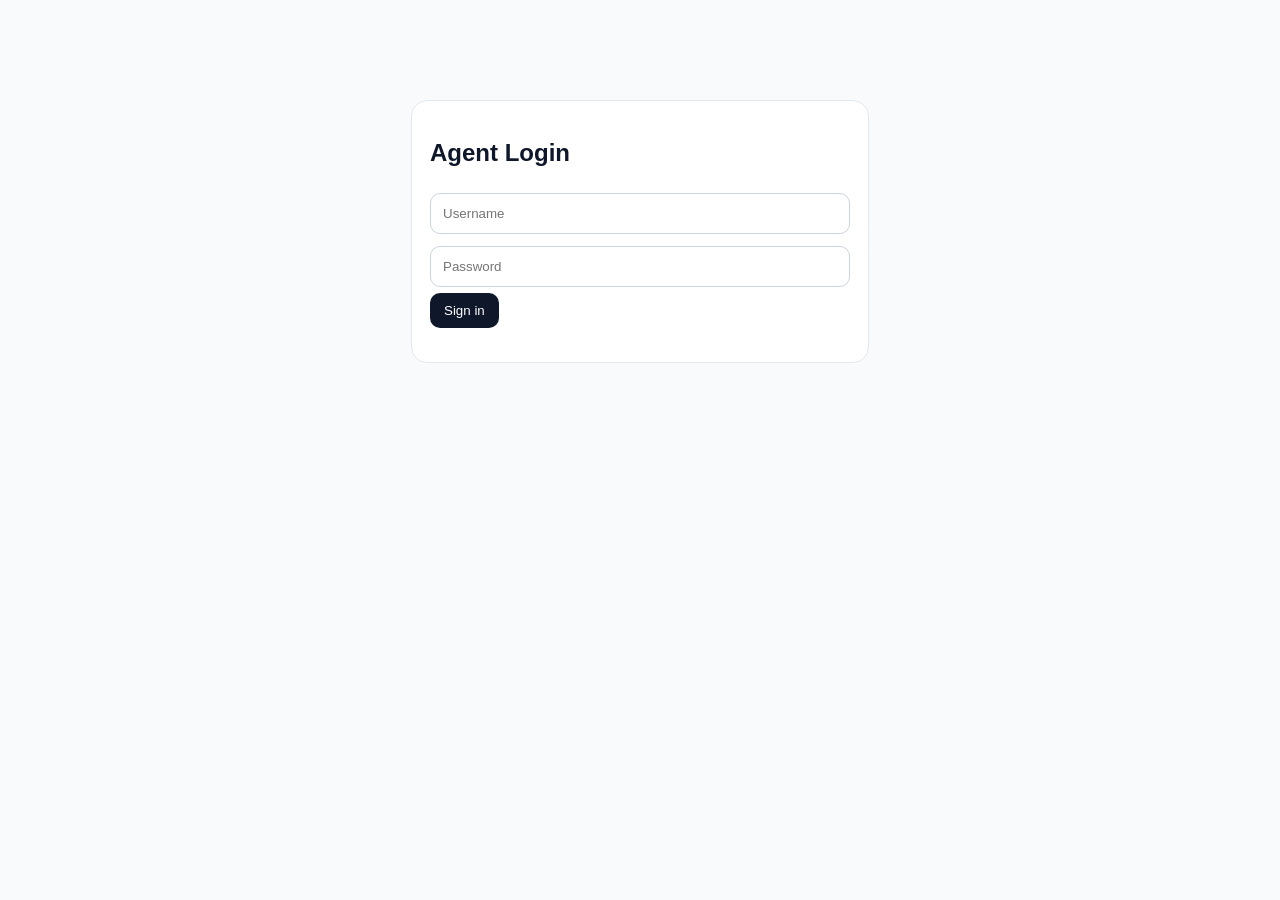
<file: dashboard/index.html>
<!doctype html><html><head><meta charset="utf-8"><meta name="viewport" content="width=device-width,initial-scale=1"><title>Support Dashboard</title><style>body{font-family:Arial,sans-serif;margin:0;background:#f8fafc;color:#0f172a}.wrap{max-width:1180px;margin:28px auto;padding:0 20px}.card{background:#fff;border:1px solid #e2e8f0;border-radius:16px;padding:18px}.login{max-width:420px;margin:100px auto}.login input,.composer textarea{width:100%;box-sizing:border-box;padding:12px;margin:6px 0;border:1px solid #cbd5e1;border-radius:10px}.login button,.btn{padding:10px 14px;border:0;border-radius:10px;background:#0f172a;color:#fff;cursor:pointer}.hidden{display:none}.grid{display:grid;grid-template-columns:360px 1fr;gap:16px}.queue{max-height:72vh;overflow:auto}.item{padding:14px;border-bottom:1px solid #e2e8f0;cursor:pointer}.item:hover,.item.active{background:#f1f5f9}.pill{font-size:11px;font-weight:700;background:#e2e8f0;padding:4px 8px;border-radius:999px}.msgs{height:48vh;overflow:auto;background:#f8fafc;border-radius:12px;padding:12px}.msg{padding:10px 12px;margin:8px 0;border-radius:12px;max-width:78%}.user{background:#dbeafe}.assistant{background:#e2e8f0}.agent{background:#dcfce7;margin-left:auto}.top{display:flex;justify-content:space-between;gap:12px;align-items:center}.stats{display:grid;grid-template-columns:repeat(4,1fr);gap:10px;margin-bottom:16px}.stat{background:#fff;border:1px solid #e2e8f0;border-radius:14px;padding:14px}.composer{margin-top:12px}.actions{display:flex;gap:8px;flex-wrap:wrap;margin:10px 0}.muted{color:#64748b;font-size:12px}@media(max-width:800px){.grid{grid-template-columns:1fr}.stats{grid-template-columns:repeat(2,1fr)}}</style></head><body><div id="loginBox" class="login card"><h2>Agent Login</h2><input id="username" placeholder="Username"><input id="password" type="password" placeholder="Password"><button onclick="doLogin()">Sign in</button><p id="err"></p></div><div id="app" class="wrap hidden"><div class="top"><div><h1>Support Dashboard</h1><div id="who" class="muted"></div></div><button class="btn" onclick="logout()">Log out</button></div><div id="stats" class="stats"></div><div class="grid"><div class="card queue"><h3>Conversation Queue</h3><div id="rows"></div></div><div class="card"><div id="empty">Select a conversation.</div><div id="panel" class="hidden"><div class="top"><div><h3 id="title"></h3><div id="meta" class="muted"></div></div><span id="status" class="pill"></span></div><div class="actions"><button class="btn" onclick="claim()">Claim</button><button class="btn" onclick="setStatus('RESOLVED')">Resolve</button><button class="btn" onclick="setStatus('BOT_ACTIVE')">Return to bot</button></div><div id="msgs" class="msgs"></div><div class="composer"><textarea id="reply" rows="3" placeholder="Reply as an agent..."></textarea><button class="btn" onclick="sendReply()">Send reply</button></div></div></div></div></div><script>let token=localStorage.agentToken||'',me=JSON.parse(localStorage.agentUser||'null'),selected=null;const loginBox=document.getElementById('loginBox'),appBox=document.getElementById('app');const auth=()=>({authorization:'Bearer '+token});async function doLogin(){const r=await fetch('/auth/login',{method:'POST',headers:{'content-type':'application/json'},body:JSON.stringify({username:username.value,password:password.value})});if(!r.ok){err.textContent='Invalid credentials';return}const j=await r.json();token=j.access_token;me={username:j.username,role:j.role};localStorage.agentToken=token;localStorage.agentUser=JSON.stringify(me);await show()}function logout(){localStorage.removeItem('agentToken');localStorage.removeItem('agentUser');location.reload()}async function show(){const r=await fetch('/agent/conversations',{headers:auth()});if(!r.ok){logout();return}loginBox.classList.add('hidden');appBox.classList.remove('hidden');who.textContent=(me?.username||'agent')+' · '+(me?.role||'');await loadStats();renderQueue(await r.json())}async function loadStats(){const r=await fetch('/agent/analytics',{headers:auth()});if(!r.ok)return;const s=await r.json();stats.innerHTML=[['Conversations',s.total_conversations],['Waiting',s.waiting_for_agent],['Human active',s.human_active],['Resolved',s.resolved]].map(x=>`<div class="stat"><div class="muted">${x[0]}</div><strong>${x[1]}</strong></div>`).join('')}function renderQueue(data){rows.innerHTML=data.map(c=>`<div class="item ${selected===c.id?'active':''}" onclick="openConversation('${c.id}')"><b>${escapeHtml(c.user_id)}</b><div class="muted">${escapeHtml(c.channel)} · ${escapeHtml(c.assigned_agent||'unassigned')}</div><span class="pill">${escapeHtml(c.status)}</span></div>`).join('')}async function openConversation(id){selected=id;const [c,m]=await Promise.all([fetch('/agent/conversations',{headers:auth()}).then(r=>r.json()),fetch('/agent/conversations/'+id+'/messages',{headers:auth()}).then(r=>r.json())]);const item=c.find(x=>x.id===id);if(!item)return;empty.classList.add('hidden');panel.classList.remove('hidden');title.textContent=item.user_id;meta.textContent=item.channel+' · assigned: '+(item.assigned_agent||'nobody');document.getElementById('status').textContent=item.status;msgs.innerHTML=m.map(x=>`<div class="msg ${escapeHtml(x.role)}"><b>${escapeHtml(x.role)}</b><br>${escapeHtml(x.text)}</div>`).join('');msgs.scrollTop=msgs.scrollHeight;renderQueue(c)}async function claim(){if(!selected)return;await fetch('/agent/conversations/'+selected+'/assign',{method:'POST',headers:{...auth(),'content-type':'application/json'},body:'{}'});await openConversation(selected);await loadStats()}async function setStatus(s){if(!selected)return;const r=await fetch('/agent/conversations/'+selected+'/status',{method:'PATCH',headers:{...auth(),'content-type':'application/json'},body:JSON.stringify({status:s})});if(!r.ok){alert((await r.json()).detail||'Unable to update');return}await openConversation(selected);await loadStats()}async function sendReply(){const text=reply.value.trim();if(!selected||!text)return;const r=await fetch('/agent/conversations/'+selected+'/reply',{method:'POST',headers:{...auth(),'content-type':'application/json'},body:JSON.stringify({text})});if(!r.ok){alert((await r.json()).detail||'Unable to send');return}reply.value='';await openConversation(selected);await loadStats()}function escapeHtml(s){return String(s ?? '').replace(/[&<>'"]/g,c=>({'&':'&amp;','<':'&lt;','>':'&gt;',"'":'&#39;','"':'&quot;'}[c]))}if(token&&me)show();setInterval(()=>{if(token){show();if(selected)openConversation(selected)}},5000);</script></body></html>
</file>
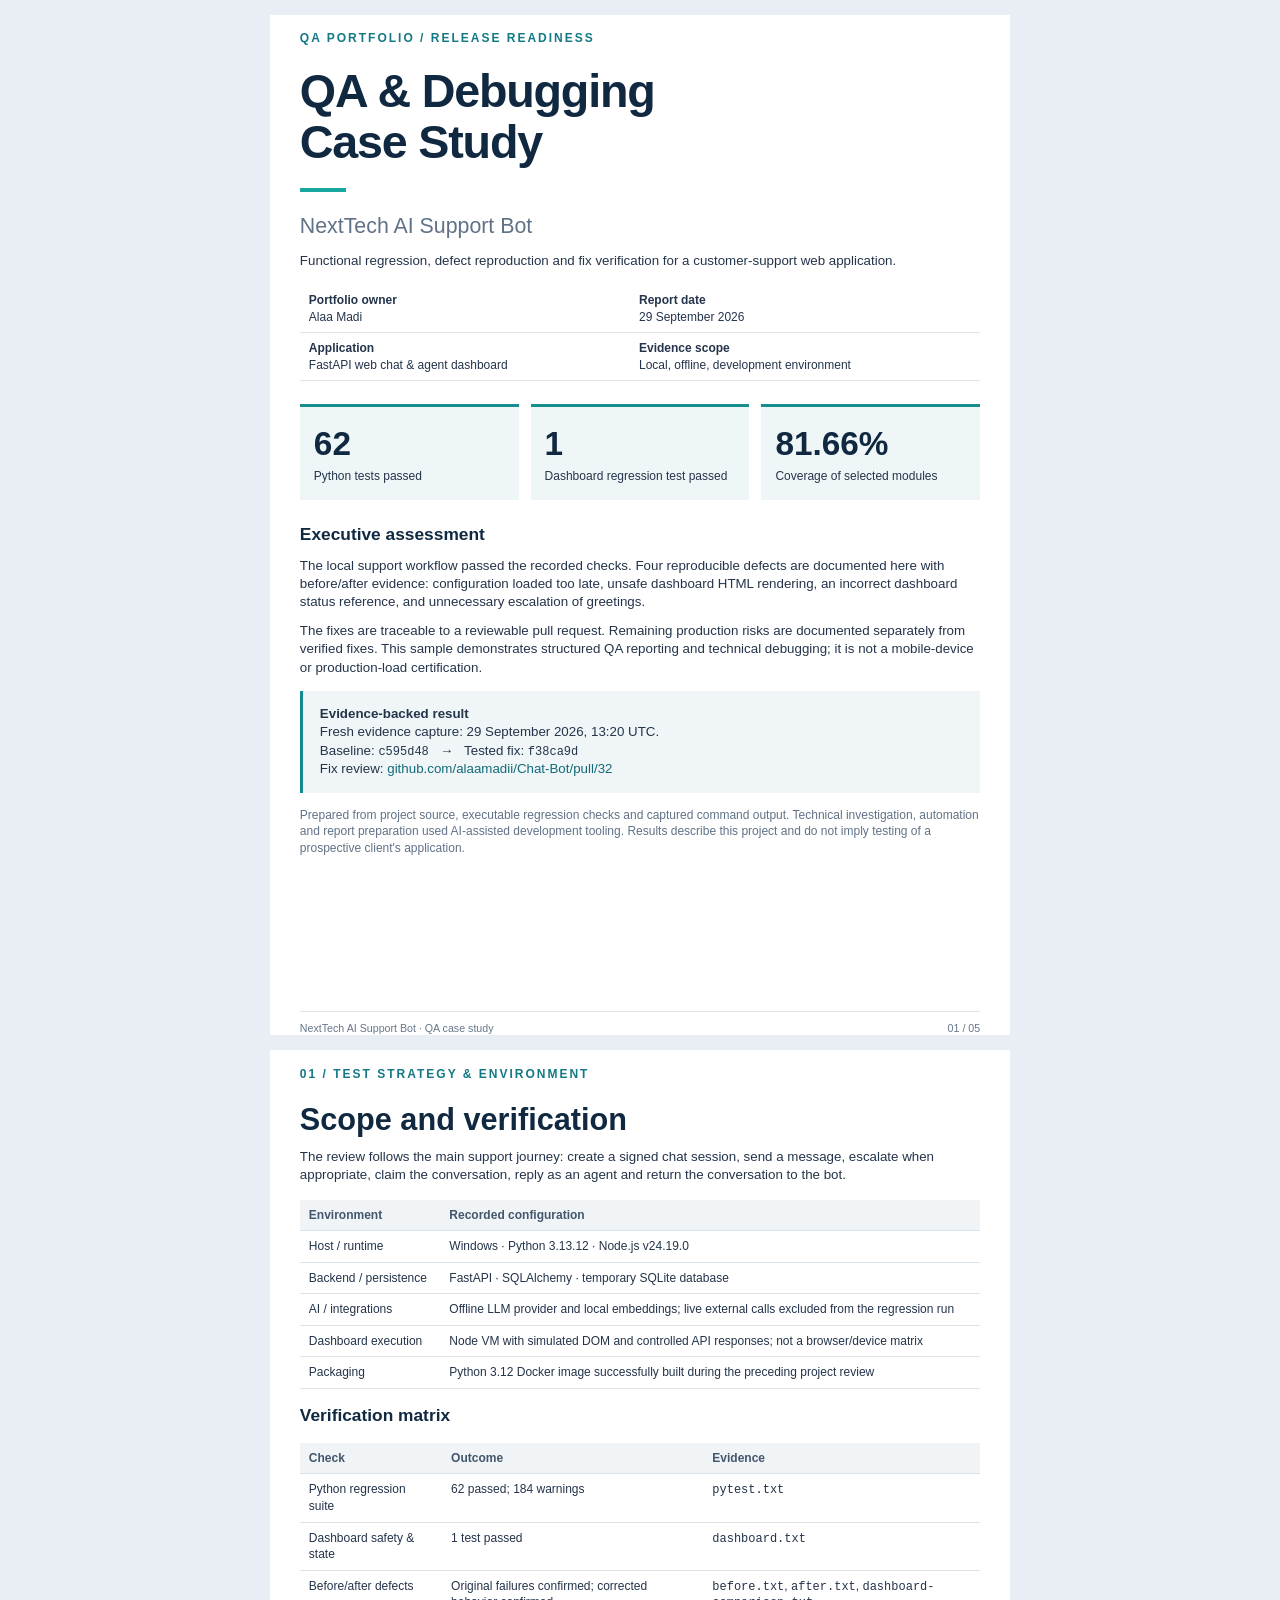
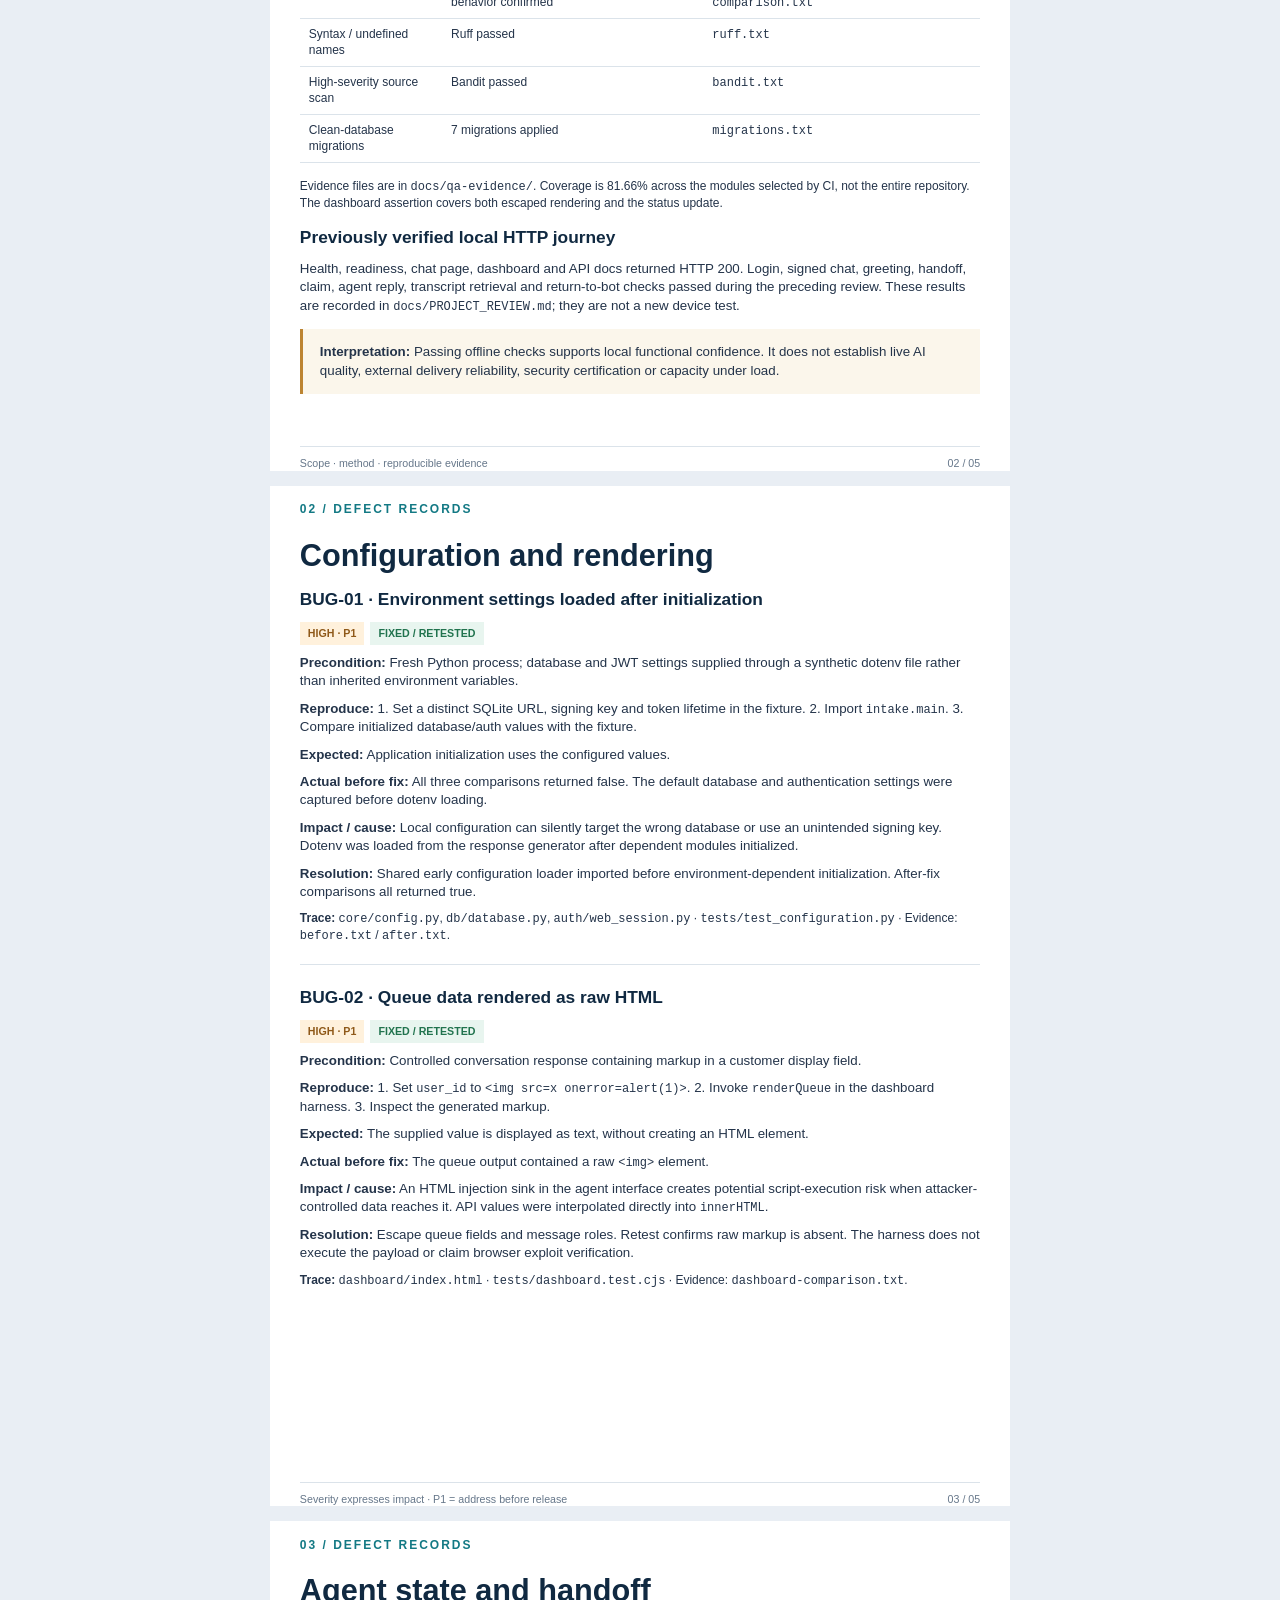
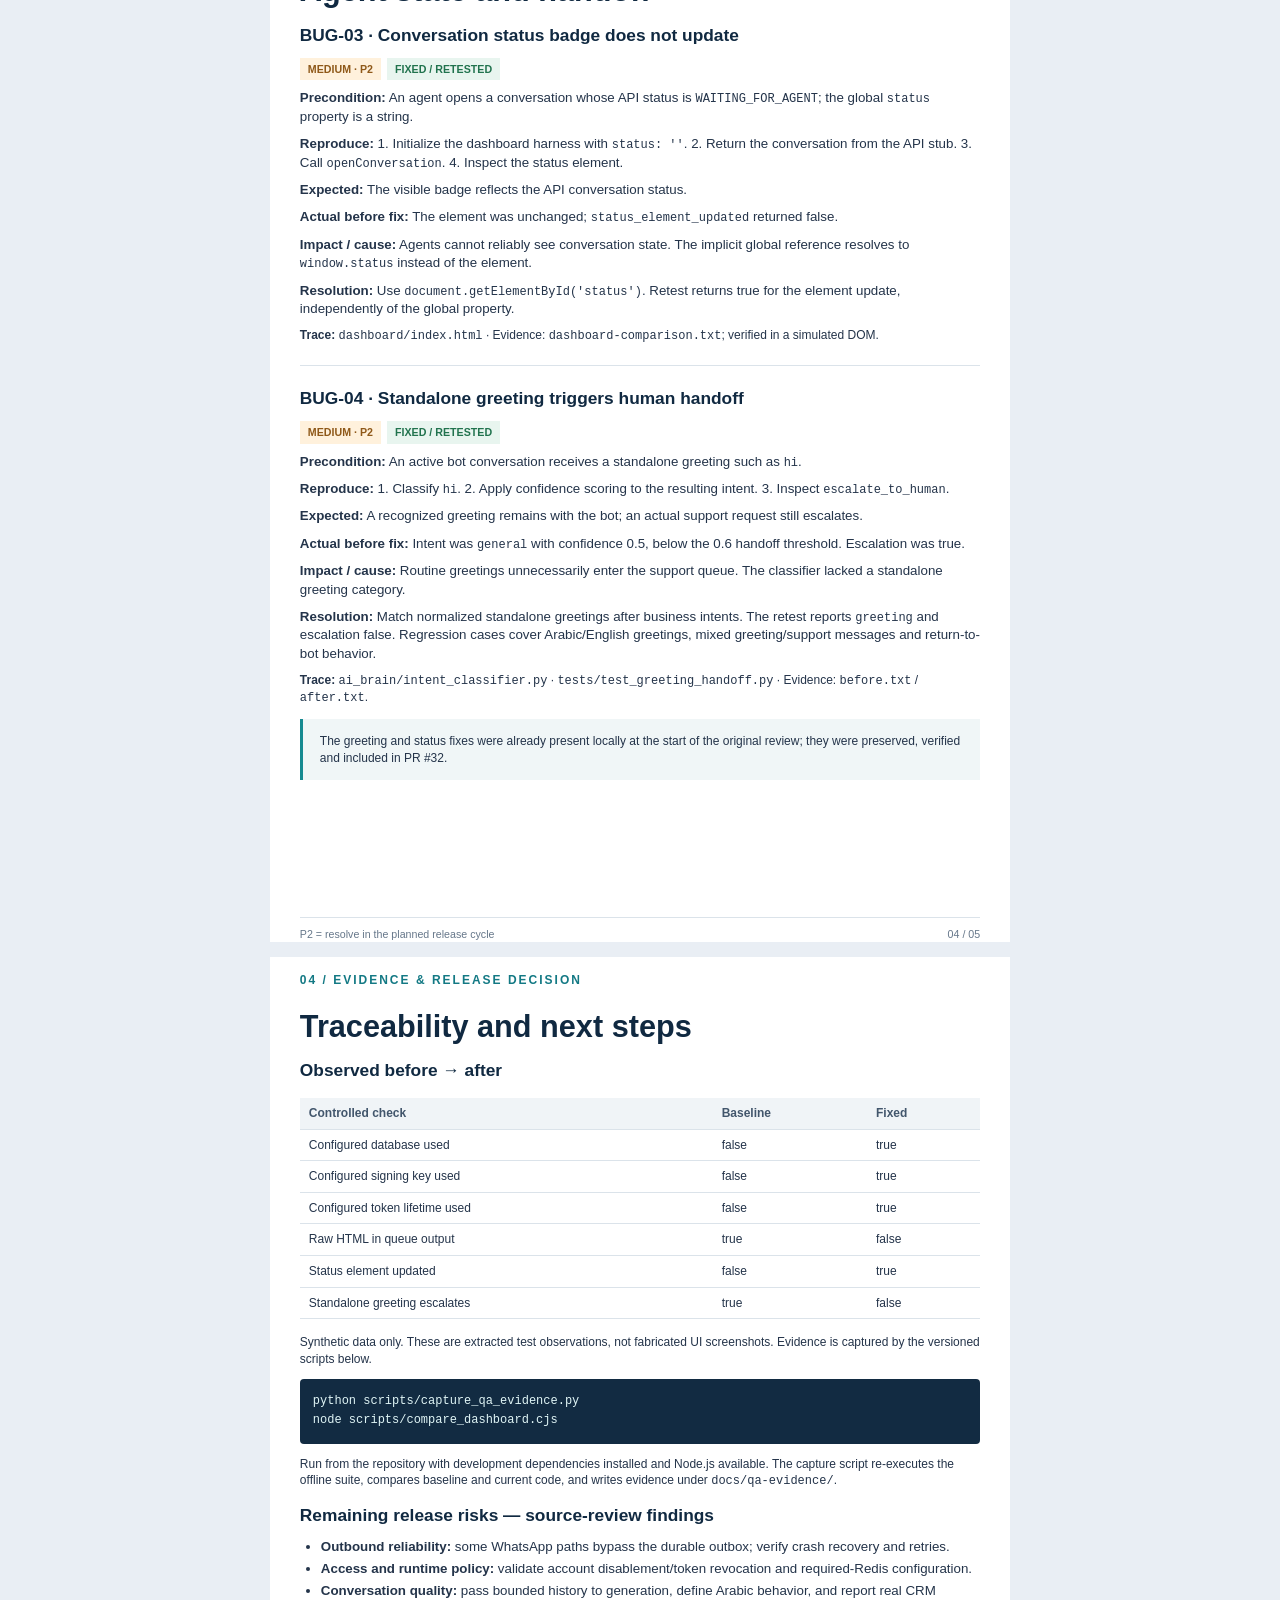
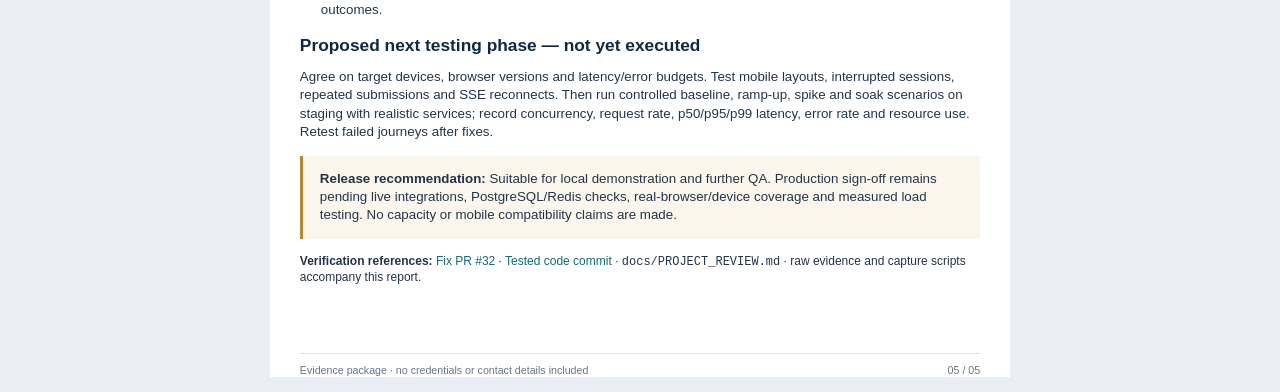
<file: docs/QA_DEBUGGING_REPORT.html>
<!doctype html>
<html lang="en"><head><meta charset="utf-8"><title>Chat-Bot — QA &amp; Debugging Case Study</title>
<style>
@page{size:A4;margin:13mm 15mm}*{box-sizing:border-box}body{margin:0;color:#24344a;font:10pt/1.38 Arial,sans-serif;background:#e9eef4}a{color:#126978;text-decoration:none}h1,h2,h3,p{margin:0 0 10px}h1{font-size:35pt;line-height:1.1;letter-spacing:-1.2px;color:#102941}h2{font-size:23pt;line-height:1.2;color:#102941}h3{font-size:13pt;color:#102941;margin-top:15px}.page{width:180mm;height:270mm;margin:15px auto;background:white;position:relative;padding:4mm 0 15mm;break-after:page}.page:last-child{break-after:auto}.eyebrow{font-size:9pt;font-weight:700;letter-spacing:2px;color:#137984;margin-bottom:19px}.rule{height:4px;width:46px;background:#19a8a0;margin:20px 0}.subtitle{font-size:16pt;color:#607287}.muted{color:#607287}.small{font-size:9pt}.metrics{display:flex;gap:12px;margin:23px 0}.metric{flex:1;padding:14px;background:#eff6f7;border-top:3px solid #178e8e}.metric strong{display:block;font-size:25pt;color:#102941}.metric span{font-size:9pt}.note{padding:14px 17px;border-left:3px solid #168a91;background:#f0f6f7;margin:14px 0}.warn{border-left-color:#bc8432;background:#fbf6eb}.meta{width:100%;border-collapse:collapse;margin:15px 0}.meta td,.meta th{padding:7px 9px;border-bottom:1px solid #dbe3ea;text-align:left;vertical-align:top}.meta th{background:#f0f4f7;color:#42566c;font-size:9pt}.meta td{font-size:9pt}.tag{display:inline-block;font-size:8pt;font-weight:bold;padding:4px 8px;background:#e8f5ef;color:#21734e;margin:0 6px 9px 0}.priority{background:#fff1dc;color:#8f5919}.footer{position:absolute;bottom:0;left:0;right:0;border-top:1px solid #dbe3ea;padding-top:9px;display:flex;justify-content:space-between;font-size:8pt;color:#66778a}ol,ul{padding-left:21px;margin:8px 0 14px}li{margin:4px 0}pre{font:9pt/1.6 Consolas,monospace;white-space:pre-wrap;overflow-wrap:anywhere;padding:13px;background:#122b42;color:#dff4f5;border-radius:4px}code{font:9pt Consolas,monospace;overflow-wrap:anywhere}.fields p{margin-bottom:9px}.divider{height:1px;background:#dbe3ea;margin:21px 0}.caption{font-size:8.5pt;color:#607287}.two{display:grid;grid-template-columns:1fr 1fr;gap:22px}@media print{body{background:white}.page{margin:0;width:auto;box-shadow:none}a{color:#126978}}@media screen{.page{padding-left:8mm;padding-right:8mm;width:196mm}.footer{left:8mm;right:8mm}}
</style></head><body>
<section class="page">
<div class="eyebrow">QA PORTFOLIO / RELEASE READINESS</div>
<h1>QA &amp; Debugging<br>Case Study</h1><div class="rule"></div>
<p class="subtitle">NextTech AI Support Bot</p>
<p>Functional regression, defect reproduction and fix verification for a customer-support web application.</p>
<table class="meta"><tr><td><b>Portfolio owner</b><br>Alaa Madi</td><td><b>Report date</b><br>29 September 2026</td></tr><tr><td><b>Application</b><br>FastAPI web chat &amp; agent dashboard</td><td><b>Evidence scope</b><br>Local, offline, development environment</td></tr></table>
<div class="metrics"><div class="metric"><strong>62</strong><span>Python tests passed</span></div><div class="metric"><strong>1</strong><span>Dashboard regression test passed</span></div><div class="metric"><strong>81.66%</strong><span>Coverage of selected modules</span></div></div>
<h3>Executive assessment</h3>
<p>The local support workflow passed the recorded checks. Four reproducible defects are documented here with before/after evidence: configuration loaded too late, unsafe dashboard HTML rendering, an incorrect dashboard status reference, and unnecessary escalation of greetings.</p>
<p>The fixes are traceable to a reviewable pull request. Remaining production risks are documented separately from verified fixes. This sample demonstrates structured QA reporting and technical debugging; it is not a mobile-device or production-load certification.</p>
<div class="note"><b>Evidence-backed result</b><br>Fresh evidence capture: 29 September 2026, 13:20 UTC.<br>Baseline: <code>c595d48</code> &nbsp; → &nbsp; Tested fix: <code>f38ca9d</code><br>Fix review: <a href="https://github.com/alaamadii/Chat-Bot/pull/32">github.com/alaamadii/Chat-Bot/pull/32</a></div>
<p class="small muted">Prepared from project source, executable regression checks and captured command output. Technical investigation, automation and report preparation used AI-assisted development tooling. Results describe this project and do not imply testing of a prospective client's application.</p>
<div class="footer"><span>NextTech AI Support Bot · QA case study</span><span>01 / 05</span></div>
</section>
<section class="page">
<div class="eyebrow">01 / TEST STRATEGY &amp; ENVIRONMENT</div><h2>Scope and verification</h2>
<p>The review follows the main support journey: create a signed chat session, send a message, escalate when appropriate, claim the conversation, reply as an agent and return the conversation to the bot.</p>
<table class="meta"><tr><th>Environment</th><th>Recorded configuration</th></tr><tr><td>Host / runtime</td><td>Windows · Python 3.13.12 · Node.js v24.19.0</td></tr><tr><td>Backend / persistence</td><td>FastAPI · SQLAlchemy · temporary SQLite database</td></tr><tr><td>AI / integrations</td><td>Offline LLM provider and local embeddings; live external calls excluded from the regression run</td></tr><tr><td>Dashboard execution</td><td>Node VM with simulated DOM and controlled API responses; not a browser/device matrix</td></tr><tr><td>Packaging</td><td>Python 3.12 Docker image successfully built during the preceding project review</td></tr></table>
<h3>Verification matrix</h3>
<table class="meta"><tr><th>Check</th><th>Outcome</th><th>Evidence</th></tr><tr><td>Python regression suite</td><td>62 passed; 184 warnings</td><td><code>pytest.txt</code></td></tr><tr><td>Dashboard safety &amp; state</td><td>1 test passed</td><td><code>dashboard.txt</code></td></tr><tr><td>Before/after defects</td><td>Original failures confirmed; corrected behavior confirmed</td><td><code>before.txt</code>, <code>after.txt</code>, <code>dashboard-comparison.txt</code></td></tr><tr><td>Syntax / undefined names</td><td>Ruff passed</td><td><code>ruff.txt</code></td></tr><tr><td>High-severity source scan</td><td>Bandit passed</td><td><code>bandit.txt</code></td></tr><tr><td>Clean-database migrations</td><td>7 migrations applied</td><td><code>migrations.txt</code></td></tr></table>
<p class="small">Evidence files are in <code>docs/qa-evidence/</code>. Coverage is 81.66% across the modules selected by CI, not the entire repository. The dashboard assertion covers both escaped rendering and the status update.</p>
<h3>Previously verified local HTTP journey</h3>
<p>Health, readiness, chat page, dashboard and API docs returned HTTP 200. Login, signed chat, greeting, handoff, claim, agent reply, transcript retrieval and return-to-bot checks passed during the preceding review. These results are recorded in <code>docs/PROJECT_REVIEW.md</code>; they are not a new device test.</p>
<div class="note warn"><b>Interpretation:</b> Passing offline checks supports local functional confidence. It does not establish live AI quality, external delivery reliability, security certification or capacity under load.</div>
<div class="footer"><span>Scope · method · reproducible evidence</span><span>02 / 05</span></div>
</section>
<section class="page">
<div class="eyebrow">02 / DEFECT RECORDS</div><h2>Configuration and rendering</h2>
<h3>BUG-01 · Environment settings loaded after initialization</h3>
<span class="tag priority">HIGH · P1</span><span class="tag">FIXED / RETESTED</span>
<div class="fields"><p><b>Precondition:</b> Fresh Python process; database and JWT settings supplied through a synthetic dotenv file rather than inherited environment variables.</p>
<p><b>Reproduce:</b> 1. Set a distinct SQLite URL, signing key and token lifetime in the fixture. 2. Import <code>intake.main</code>. 3. Compare initialized database/auth values with the fixture.</p>
<p><b>Expected:</b> Application initialization uses the configured values.</p>
<p><b>Actual before fix:</b> All three comparisons returned false. The default database and authentication settings were captured before dotenv loading.</p>
<p><b>Impact / cause:</b> Local configuration can silently target the wrong database or use an unintended signing key. Dotenv was loaded from the response generator after dependent modules initialized.</p>
<p><b>Resolution:</b> Shared early configuration loader imported before environment-dependent initialization. After-fix comparisons all returned true.</p>
<p class="small"><b>Trace:</b> <code>core/config.py</code>, <code>db/database.py</code>, <code>auth/web_session.py</code> · <code>tests/test_configuration.py</code> · Evidence: <code>before.txt</code> / <code>after.txt</code>.</p></div>
<div class="divider"></div>
<h3>BUG-02 · Queue data rendered as raw HTML</h3>
<span class="tag priority">HIGH · P1</span><span class="tag">FIXED / RETESTED</span>
<div class="fields"><p><b>Precondition:</b> Controlled conversation response containing markup in a customer display field.</p>
<p><b>Reproduce:</b> 1. Set <code>user_id</code> to <code>&lt;img src=x onerror=alert(1)&gt;</code>. 2. Invoke <code>renderQueue</code> in the dashboard harness. 3. Inspect the generated markup.</p>
<p><b>Expected:</b> The supplied value is displayed as text, without creating an HTML element.</p>
<p><b>Actual before fix:</b> The queue output contained a raw <code>&lt;img&gt;</code> element.</p>
<p><b>Impact / cause:</b> An HTML injection sink in the agent interface creates potential script-execution risk when attacker-controlled data reaches it. API values were interpolated directly into <code>innerHTML</code>.</p>
<p><b>Resolution:</b> Escape queue fields and message roles. Retest confirms raw markup is absent. The harness does not execute the payload or claim browser exploit verification.</p>
<p class="small"><b>Trace:</b> <code>dashboard/index.html</code> · <code>tests/dashboard.test.cjs</code> · Evidence: <code>dashboard-comparison.txt</code>.</p></div>
<div class="footer"><span>Severity expresses impact · P1 = address before release</span><span>03 / 05</span></div>
</section>
<section class="page">
<div class="eyebrow">03 / DEFECT RECORDS</div><h2>Agent state and handoff</h2>
<h3>BUG-03 · Conversation status badge does not update</h3>
<span class="tag priority">MEDIUM · P2</span><span class="tag">FIXED / RETESTED</span>
<div class="fields"><p><b>Precondition:</b> An agent opens a conversation whose API status is <code>WAITING_FOR_AGENT</code>; the global <code>status</code> property is a string.</p>
<p><b>Reproduce:</b> 1. Initialize the dashboard harness with <code>status: ''</code>. 2. Return the conversation from the API stub. 3. Call <code>openConversation</code>. 4. Inspect the status element.</p>
<p><b>Expected:</b> The visible badge reflects the API conversation status.</p>
<p><b>Actual before fix:</b> The element was unchanged; <code>status_element_updated</code> returned false.</p>
<p><b>Impact / cause:</b> Agents cannot reliably see conversation state. The implicit global reference resolves to <code>window.status</code> instead of the element.</p>
<p><b>Resolution:</b> Use <code>document.getElementById('status')</code>. Retest returns true for the element update, independently of the global property.</p>
<p class="small"><b>Trace:</b> <code>dashboard/index.html</code> · Evidence: <code>dashboard-comparison.txt</code>; verified in a simulated DOM.</p></div>
<div class="divider"></div>
<h3>BUG-04 · Standalone greeting triggers human handoff</h3>
<span class="tag priority">MEDIUM · P2</span><span class="tag">FIXED / RETESTED</span>
<div class="fields"><p><b>Precondition:</b> An active bot conversation receives a standalone greeting such as <code>hi</code>.</p>
<p><b>Reproduce:</b> 1. Classify <code>hi</code>. 2. Apply confidence scoring to the resulting intent. 3. Inspect <code>escalate_to_human</code>.</p>
<p><b>Expected:</b> A recognized greeting remains with the bot; an actual support request still escalates.</p>
<p><b>Actual before fix:</b> Intent was <code>general</code> with confidence 0.5, below the 0.6 handoff threshold. Escalation was true.</p>
<p><b>Impact / cause:</b> Routine greetings unnecessarily enter the support queue. The classifier lacked a standalone greeting category.</p>
<p><b>Resolution:</b> Match normalized standalone greetings after business intents. The retest reports <code>greeting</code> and escalation false. Regression cases cover Arabic/English greetings, mixed greeting/support messages and return-to-bot behavior.</p>
<p class="small"><b>Trace:</b> <code>ai_brain/intent_classifier.py</code> · <code>tests/test_greeting_handoff.py</code> · Evidence: <code>before.txt</code> / <code>after.txt</code>.</p></div>
<div class="note small">The greeting and status fixes were already present locally at the start of the original review; they were preserved, verified and included in PR #32.</div>
<div class="footer"><span>P2 = resolve in the planned release cycle</span><span>04 / 05</span></div>
</section>
<section class="page">
<div class="eyebrow">04 / EVIDENCE &amp; RELEASE DECISION</div><h2>Traceability and next steps</h2>
<h3>Observed before → after</h3>
<table class="meta"><tr><th>Controlled check</th><th>Baseline</th><th>Fixed</th></tr><tr><td>Configured database used</td><td>false</td><td>true</td></tr><tr><td>Configured signing key used</td><td>false</td><td>true</td></tr><tr><td>Configured token lifetime used</td><td>false</td><td>true</td></tr><tr><td>Raw HTML in queue output</td><td>true</td><td>false</td></tr><tr><td>Status element updated</td><td>false</td><td>true</td></tr><tr><td>Standalone greeting escalates</td><td>true</td><td>false</td></tr></table>
<p class="small">Synthetic data only. These are extracted test observations, not fabricated UI screenshots. Evidence is captured by the versioned scripts below.</p>
<pre>python scripts/capture_qa_evidence.py
node scripts/compare_dashboard.cjs</pre>
<p class="small">Run from the repository with development dependencies installed and Node.js available. The capture script re-executes the offline suite, compares baseline and current code, and writes evidence under <code>docs/qa-evidence/</code>.</p>
<h3>Remaining release risks — source-review findings</h3>
<ul><li><b>Outbound reliability:</b> some WhatsApp paths bypass the durable outbox; verify crash recovery and retries.</li><li><b>Access and runtime policy:</b> validate account disablement/token revocation and required-Redis configuration.</li><li><b>Conversation quality:</b> pass bounded history to generation, define Arabic behavior, and report real CRM outcomes.</li></ul>
<h3>Proposed next testing phase — not yet executed</h3>
<p>Agree on target devices, browser versions and latency/error budgets. Test mobile layouts, interrupted sessions, repeated submissions and SSE reconnects. Then run controlled baseline, ramp-up, spike and soak scenarios on staging with realistic services; record concurrency, request rate, p50/p95/p99 latency, error rate and resource use. Retest failed journeys after fixes.</p>
<div class="note warn"><b>Release recommendation:</b> Suitable for local demonstration and further QA. Production sign-off remains pending live integrations, PostgreSQL/Redis checks, real-browser/device coverage and measured load testing. No capacity or mobile compatibility claims are made.</div>
<p class="small"><b>Verification references:</b> <a href="https://github.com/alaamadii/Chat-Bot/pull/32">Fix PR #32</a> · <a href="https://github.com/alaamadii/Chat-Bot/commit/f38ca9d255066c81d613f732adee569152dee4b4">Tested code commit</a> · <code>docs/PROJECT_REVIEW.md</code> · raw evidence and capture scripts accompany this report.</p>
<div class="footer"><span>Evidence package · no credentials or contact details included</span><span>05 / 05</span></div>
</section>
</body></html>
</file>
